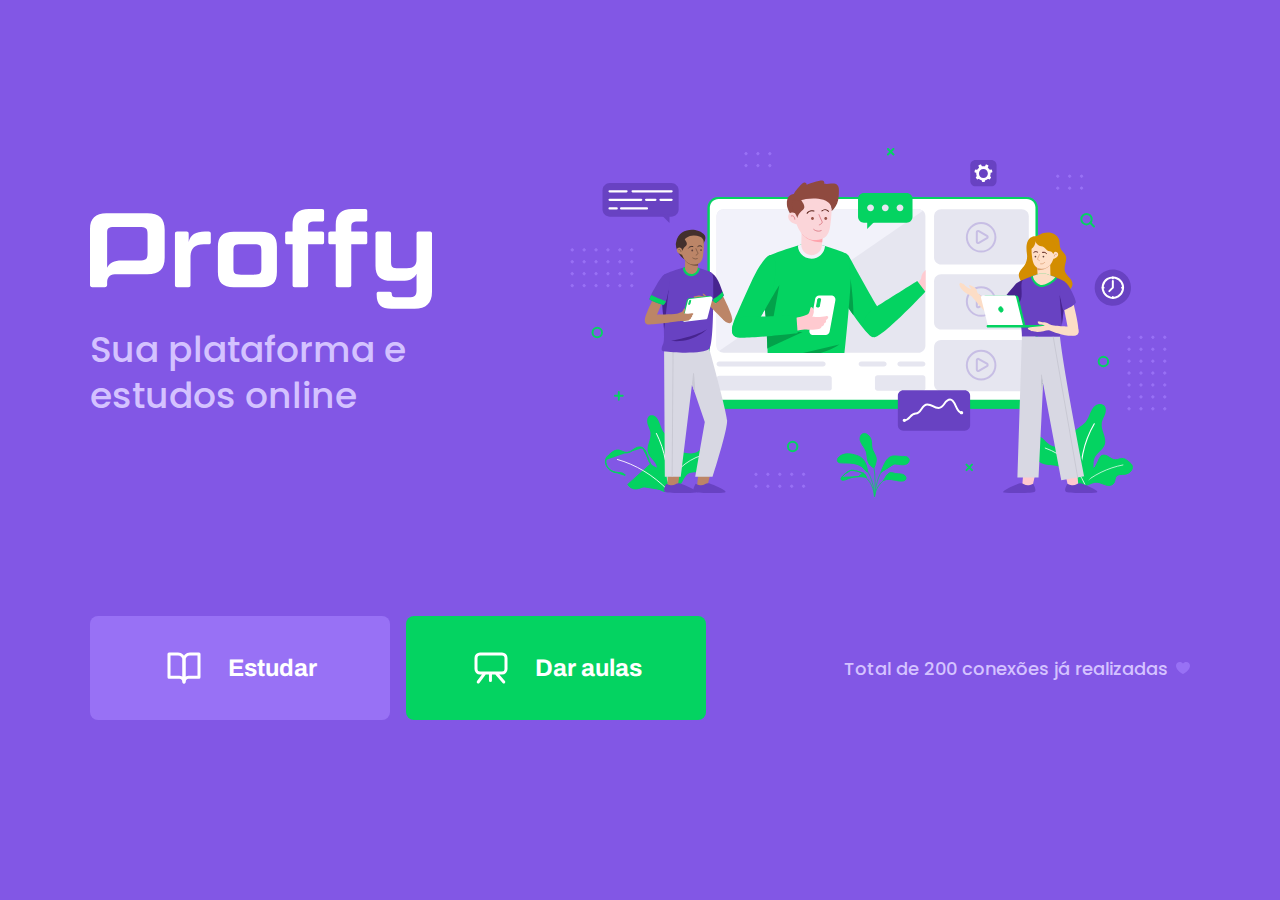
<file: plataforma de estudo online/index.html>
<!DOCTYPE html>
<html lang="pt_br">
<head>
  <meta charset="UTF-8">
  <meta name="viewport" content="width=device-width, initial-scale=1.0">
  <title>Proffy | Sua pataforma de estudos online</title>
  <link href="https://fonts.googleapis.com/css2?family=Archivo:wght@400;700&amp;family=Poppins:wght@400;600&amp;display=swap" rel="stylesheet">
  <link rel="stylesheet" href="./styles/main.css">
  <link rel="stylesheet" href="./styles/partials/page-landing.css">
</head>
<body id="page-landing">
  <div id="container">
    <div class="logo-container">
      <img src="./images/logo.svg" alt="proffy">
      <h2>Sua plataforma e estudos online</h2>
    </div>

      <img class="hero-image" src="./images/landing.svg" alt="Plataforma de estudos">

    <div class="buttons-container">
      <a class="study" href="/study.html">
        <img src="./images/icons/study.svg" alt="Estudar">
        Estudar
      </a>
    

    <a class="give-classes" href="/give-classes.html">
      <img src="./images/icons/give-classes.svg" alt="Dar aulas">
      Dar aulas
    </a>
  </div>

  <p class="total-connections">
    Total de 200 conexões já realizadas
    <img src="./images/icons/purple-heart.svg" alt="coração roxo">
  </p>
  </div>
</body>
</html>
</file>
<file: plataforma de estudo online/styles/main.css>
*{
  margin: 0;
  padding: 0;
  box-sizing: border-box;
}
:root {
  --color-background: #f0f0f0;
  --color-primary-lighter: #9871f5;
  --color-primary-light: #9168ea;
  --color-primary: #8257e5;
  --color-primary-dark: #774do6;
  --color-primary-darker: #6842c2;
  --color-secondary: #04d361;
  --color-secondary-dark: #04bf58;
  --color-title-in-primary: #ffffff;
  --color-text-in-primary: #d4c2ff;
  --color-text-title: #32264D;
  --color-text-complement: #9C98A6;
  --color-text-base: #6A6180;
  --color-line-in-white: #E6E6F0;
  --color-input-background: #F8F8FC;
  --color-button-text: #ffffff;
  --color-box-base: #ffffff;
  --color-box-footer: #fafafc;
  --color-small-info: #c1bccc;
  font-size: 60%;

}
html,
body{
  height: 100vh;
}
body{
  background-color: var(--color-background);
  display: flex;
  align-items: center;
  justify-content: center;
}
body,
input,
button,
textarea{
  font-weight: 500;
  font-family: Poppins;
  font-size: 1.6rem;
  color: var(--color-text-base);
}
#container{
  width: 90vw;
  max-width: 700px;
}

@media (min-width: 700px){
  :root{
    font-size: 62.5%;
  }

}
</file>
<file: plataforma de estudo online/styles/partials/page-landing.css>
#page-landing{
  background: var(--color-primary);

}
#page-landing #container{
  color: var(--color-text-in-primary);
}
.logo-container img{
  height: 10rem;
}
.logo-container{
  text-align: center;
  margin-bottom: 3.6rem;
  line-height: 4.6rem;
  margin-top: 0.8rem;
}
.logo-container h2{
  font-weight: 500;
  font-size: 3.6rem;
}
.hero-image{
  width: 100%;
}
.buttons-container{
  display: flex;
  justify-content: center;
  margin: 3.2rem 0;

}
.buttons-container a {
  font: 700 2.4rem archivo;
  color: var(--color-button-text);
  width: 30rem;
  height: 10.4rem;
  display: flex;
  align-items: center;
  justify-content: center;
  text-decoration: none;
  border-radius: 0.8rem;
  margin-right: 1.6rem;
  transition: 0.2s;
}
.buttons-container a img{
  width: 4rem;
  margin-right: 2.4rem;
}
.buttons-container a.study{
  background:var(--color-primary-lighter);
}
.buttons-container a.study:hover{
  background: var(--color-primary-light);
}
.buttons-container a.give-classes{
  background: var(--color-secondary);
  margin-right: 0;
}
.buttons-container a.give-classes:hover{
  background: var(--color-secondary-dark);
}
.total-connections{
  font-size: 1.8rem;
  display: flex;
  align-items: center;
  justify-content: center;
}
.total-connections img{
  margin-left: 0.8rem;
}
@media (max-width: 699px){
  :root{
    font-size: 40%;
  }  
}

@media (min-width: 1100px){
  #page-landing #container{
    max-width: 1100px;
    display: grid;
    grid-template-columns: 2fr 1fr 2fr;
    grid-template-rows: 350px 1fr;
    grid-template-areas: 
    "proffy image image"
    "button button texting";
    column-gap: 87px;
    row-gap: 86px;
  }
  .logo-container{
    grid-area: proffy;
    text-align: initial;
    align-self: center;
  }
  .logo-container{
    height: 200px;
  }
  .hero-image{
    grid-area: image;
    height: 350px;
  }
  .buttons-container{
    grid-area: button;
    justify-content: flex-start;
  }
  .total-connections{
    grid-area: texting;
    justify-self: end;
  }

}
</file>
